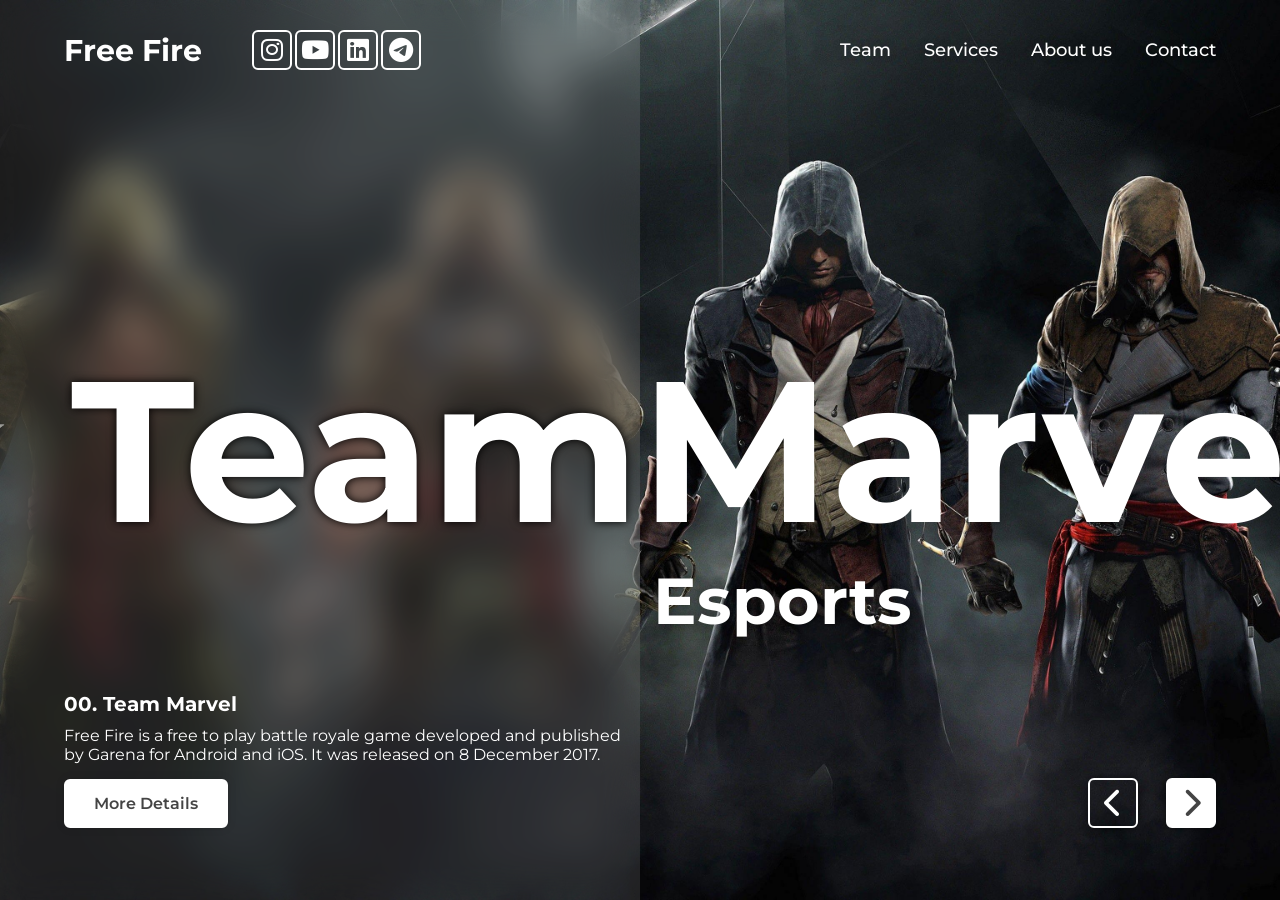
<file: index.html>
<!DOCTYPE html>
<html lang="en">
<head>
    <meta charset="UTF-8">
    <meta name="viewport" content="width=device-width, initial-scale=1.0">
    <link rel="stylesheet" href="https://cdnjs.cloudflare.com/ajax/libs/font-awesome/6.4.2/css/all.min.css" />
    <script src="task1.js" defer></script>
    <link rel="stylesheet" href="task1.css">
    <title>landing page</title>
</head>
<body>
    <header class="header">
        <a href="" class="logo">Free Fire</a>

        <div class="social">
            <a href="https://www.instagram.com/team_marvel_365_plus/"><i class="fa-brands fa-instagram"></i></a>
            <a href="UCt5CJK_5lN0z57VdfbSPnrA"><i class="fa-brands fa-youtube"></i></a>
            <a href="#"><i class="fa-brands fa-linkedin"></i></a>
            <a href="#"><i class="fa-brands fa-telegram"></i></a>
        </div>

        <nav class="navbar">
            <a href="#">Team</a>
            <a href="#">Services</a>
            <a href="#">About us</a>
            <a href="#">Contact</a>
        </nav>
    </header>

    <section class="banner">
        <div class="slider">
            <div class="slide active">
                <img src="./1.jpg" alt="">
                <div class="left-info">
                    <div class="penetrte-blur">
                        <h1>Team</h1>
                    </div>
                    <div class="content">
                        <h3>00. Team Marvel </h3>
                        <p>Free Fire is a free to play battle royale game developed and published by Garena for Android and iOS. It was released on 8 December 2017.</p>
                        <a href="#" class="btn">More Details</a>
                    </div>
                </div>
                <div class="right-info">
                    <h1>Marvel</h1>
                    <h3>Esports</h3>
                </div>
            </div>

            <div class="slide">
                <img src="./10.jpeg" alt="">
                <div class="left-info">
                    <div class="penetrte-blur">
                        <h1>༄Tᴹ☆</h1>
                    </div>
                    <div class="content">
                        <h3>01. The Entry Fragger</h3>
                        <p>Vamsi Kartheek, also known by his in-game name ༄Tᴹ☆ʜᴇᴍᴜ ツ, is the entry fragger of Free Fire Esports. He is responsible for taking the first shots in a fight and creating openings for his teammates. He is a skilled and aggressive player who is not afraid to take risks. ༄Tᴹ☆ʜᴇᴍᴜ ツ has been playing GFF since its release in 2021. ༄Tᴹ☆ʜᴇᴍᴜ ツ is a key player for Garena Esports.</p>
                        <a href="#" class="btn">More Details</a>
                    </div>
                </div>
                <div class="right-info">
                    <h1>ʜᴇᴍᴜ ツ</h1>
                    <h3>Kartheek</h3>
                </div>
            </div>

            <div class="slide">
                <img src="./9.jpg" alt="">
                <div class="left-info">
                    <div class="penetrte-blur">
                        <h1>༄Tᴹ☆</h1>
                    </div>
                    <div class="content">
                        <h3>02. The Supporter</h3>
                        <p>Krupa Chaitanya, in-game name ༄Tᴹ☆sʜᴇᴍu ツ, is the support player of Team Marvel in Garena Free Fire in India (GFF). ༄Tᴹ☆sʜᴇᴍu ツ is known for his aggressive playstyle and his ability to clutch in difficult situations. He is also a skilled sniper and fragger.</p>
                        <a href="#" class="btn">More Details</a>
                    </div>
                </div>
                <div class="right-info">
                    <h1>sʜᴇᴍu</h1>
                    <h3>Chaitanya

                    </h3>
                </div>
            </div>

            <div class="slide">
                <img src="./4.jpg" alt="">
                <div class="left-info">
                    <div class="penetrte-blur">
                        <h1>༄TᴹK☆</h1>
                    </div>
                    <div class="content">
                        <h3>03. The Helper</h3>
                        <p>Balaji, in-game name ༄TᴹK☆Gamer   ツ , is the Helper of Team Marvel in Garena Free Fire in India (GFF). He is responsible for making strategic decisions during matches and helping his team to victory. He is known for his calm and composed demeanor under pressure, and his ability to make quick decisions.</p>
                        <a href="#" class="btn">More Details</a>
                    </div>
                </div>
                <div class="right-info">
                    <h1>Gamer</h1>
                    <h3>Balaji</h3>
                </div>
            </div>

            <div class="slide">
                <img src="./8.jpg" alt="">
                <div class="left-info">
                    <div class="penetrte-blur">
                        <h1>༄Tᴹ☆</h1>
                    </div>
                    <div class="content">
                        <h3>04. The All Rounder</h3>
                        <p>Vikas, in-game name ༄Tᴹ☆, is an all-rounder of Team Marvel in Garena Free Fire in India (GFF). He is known for his versatility and his ability to play any role in a match. He is a skilled fragger, sniper, and support player.</p>
                        <a href="#" class="btn">More Details</a>
                    </div>
                </div>
                <div class="right-info">
                    <h1>VICKY</h1>
                    <h3>Vikas</h3>
                </div>
            </div>

            <div class="slide">
                <img src="./6.jpg" alt="">
                <div class="left-info">
                    <div class="penetrte-blur">
                        <h1>༄Tᴹ☆</h1>
                    </div>
                    <div class="content">
                        <h3>05. The Extra</h3>
                        <p>Koushik, in-game name ༄Tᴹ☆SAI ツ, is an extra player of Team Marvel in Garena Free Fire in India (GFF). He is a skilled player who is able to fill in for any role in the team. He is also a good coach and he helps the team to improve their gameplay.</p>
                        <a href="#" class="btn">More Details</a>
                    </div>
                </div>
                <div class="right-info">
                    <h1>SAI ツ</h1>
                    <h3>Koushik</h3>
                </div>
            </div>
        </div>

        <div class="slide">
            <img src="./8.jpg" alt="">
            <div class="left-info">
                <div class="penetrte-blur">
                    <h1>༄Tᴹ☆</h1>
                </div>
                <div class="content">
                    <h3>04. The Rusher</h3>
                    <p>Naga Chandu, in-game name ༄Tᴹ☆, is a Rusher of Team Marvel in Garena Free Fire in India (GFF). He is known for his versatility and his ability to play any role in a match. He is a skilled fragger, sub-machine guns, and Rusher player.</p>
                    <a href="#" class="btn">More Details</a>
                </div>
            </div>
            <div class="right-info">
                <h1>Nag ツ</h1>
                <h3>Chandu</h3>
            </div>
        </div>

        <div class="navigation">
            <span class="prev-btn"><i class="fa-solid fa-chevron-left fa-3x"></i></span>
            <span class="next-btn"><i class="fa-solid fa-chevron-right fa-3x"></i></span>
        </div>
    </section>
</body>
</html>
</file>
<file: task1.css>
@import url('https://fonts.googleapis.com/css2?family=Montserrat:ital,wght@0,300;0,400;0,500;0,600;0,700;0,800;1,900&display=swap');

*{
    margin: 0;
    padding: 0;
    box-sizing: border-box;
    font-family: 'Montserrat', sans-serif;
}

:root{
    font-size: 62.5%;
}

.header{
    position: fixed;
    top: 0;
    left: 0;
    width: 100%;
    padding: 30px 5%;
    background: transparent;
    display: flex;
    align-items: center;
    z-index: 5;
}

.logo{
    font-size: 30px;
    color: #fff;
    text-decoration: none;
    font-weight: 700;
}

.social{
    margin: 0 auto 0 50px;
}

.social a{
    display: inline-flex;
    justify-content: center;
    text-align: center;
    width: 40px;
    height: 40px;
    background: transparent;
    border: 2px solid #fff;
    border-radius: 6px;
    text-decoration: none;
    transition: all 0.5s ease;
}

.social a:hover{
    background: #fff;
}

.social a i{
    display: flex;
    font-size: 25px;
    color: #fff;
    padding-top: 6px;
    transition: all 0.5s ease;
}

.social a:hover i{
    color: #444;
}

.navbar a{
    font-size: 18px;
    color: #fff;
    text-decoration: none;
    font-weight: 500;
    margin-left: 30px;
    text-shadow: 0 0 10px rgba(0, 0, 0, 0.2);
}

.banner{
    position: relative;
    width: 100%;
    height: 100vh;
    overflow-x: hidden;
}

.slider .slide{
    position: absolute;
    width: 100%;
    height: 100vh;
}

.slide img{
    position: absolute;
    object-fit: cover;
    width: 100%;
    height: 100%;
    pointer-events: none;
    opacity: 0;
    transition: 0.3s ease;
}

.slide.active img{
    opacity: 1;
}

.slide .left-info{
    position: absolute;
    top: 0;
    left: 0;
    width: 50%;
    height: 100%;
    transform: translateX(-100%);
    transition: 0s;
}

.slide.active .left-info{
    transform: translateX(0);
    z-index: 1;
    transition: 1s ease;
}

.left-info .penetrte-blur{
    position: absolute;
    width: 100%;
    height: 100%;
    background: rgba(255, 255, 255, 0.1);
    backdrop-filter: blur(20px);
    display: flex;
    justify-content: flex-end;
    align-items: center;
}

.penetrte-blur h1{
    font-size: 200px;
    color: #fff;
    text-shadow: 0 0 10px rgba(0, 0, 0, 5);
}

.left-info .content{
    position: absolute;
    bottom: 8%;
    left: 10%;
    color: #fff;
}

.content h3{
    font-size: 20px;
}

.content p{
    font-size: 16px;
    margin: 10px 0 1.5rem;
}

.content .btn{
    display: inline-block;
    padding: 1.3rem 2.8rem;
    background: #fff;
    border: 2px solid white;
    border-radius: 6px;
    box-shadow: 0 0 10px rgba(0, 0, 0, 0.1);
    font-size: 1.6rem;
    color: #444;
    text-decoration: none;
    font-weight: 600;
    transition: all 0.5s ease;
}

.content .btn:hover{
    background: transparent;
    color: #fff;
}

.slide .right-info{
    position: absolute;
    top: 0;
    right: 0;
    width: 50%;
    height: 100%;
    /* background: red; */
    display: flex;
    flex-direction: column;
    justify-content: center;
    transform: translateX(100%);
    transition: 0s;
}

.slide.active .right-info{
    transform: translateX(0);
    z-index: 1;
    transition: 1s ease;
}

.right-info h1{
    font-size: 200px;
    color: #fff;
    text-shadow: 
        0 1px 0 #ccc,
        0 2px 0 #c9c9c9,
        0 3px 0 #bbb,
        0 4px 0 #b9b9b9,
        0 5px 0 #aaa,  
        0 6px 1px rgba(0, 0, 0, 0.1),  
        0 0px 5px rgba(0, 0, 0, 0.1),  
        0 1px 3px rgba(0, 0, 0, 0.3),  
        0 3px 5px rgba(0, 0, 0, 0.2),  
        0 5px 10px rgba(0, 0, 0, 0.25),  
        0 10px 10px rgba(0, 0, 0, 0.2),  
        0 20px 20px rgba(0, 0, 0, 0.15),  
        ;
}

.right-info h3{
    position: absolute;
    font-size: 65px;
    color: #fff;
    text-shadow: 0 0 10px rgba(0, 0, 0, 0.3);
    transform: translateY(190%);
    margin-left: 1.3rem;
}

.navigation{
    position: absolute;
    bottom: 8%;
    right: 5%;
    z-index: 99;
}

.navigation span{
    display: inline-flex;
    width: 5rem;
    height: 5rem;
    background: #fff;
    border: 2px solid #fff;
    box-shadow: 0 0 10px rgba(0, 0, 0, 0.5);
    cursor: pointer;
    margin-left: 2.5rem;
    border-radius: 6px;
    align-items: center;
    justify-content: center;
}

.navigation span:nth-child(1){
    background: transparent;
}

.navigation span:nth-child(1):hover{
    background: #fff;
}

.navigation span i{
    color: #444;
    transition: all .5s ease;
}

.navigation span:nth-child(1) i{
    color: #fff;
}

.navigation span:nth-child(1):hover i{
    color: #444;
}
</file>
